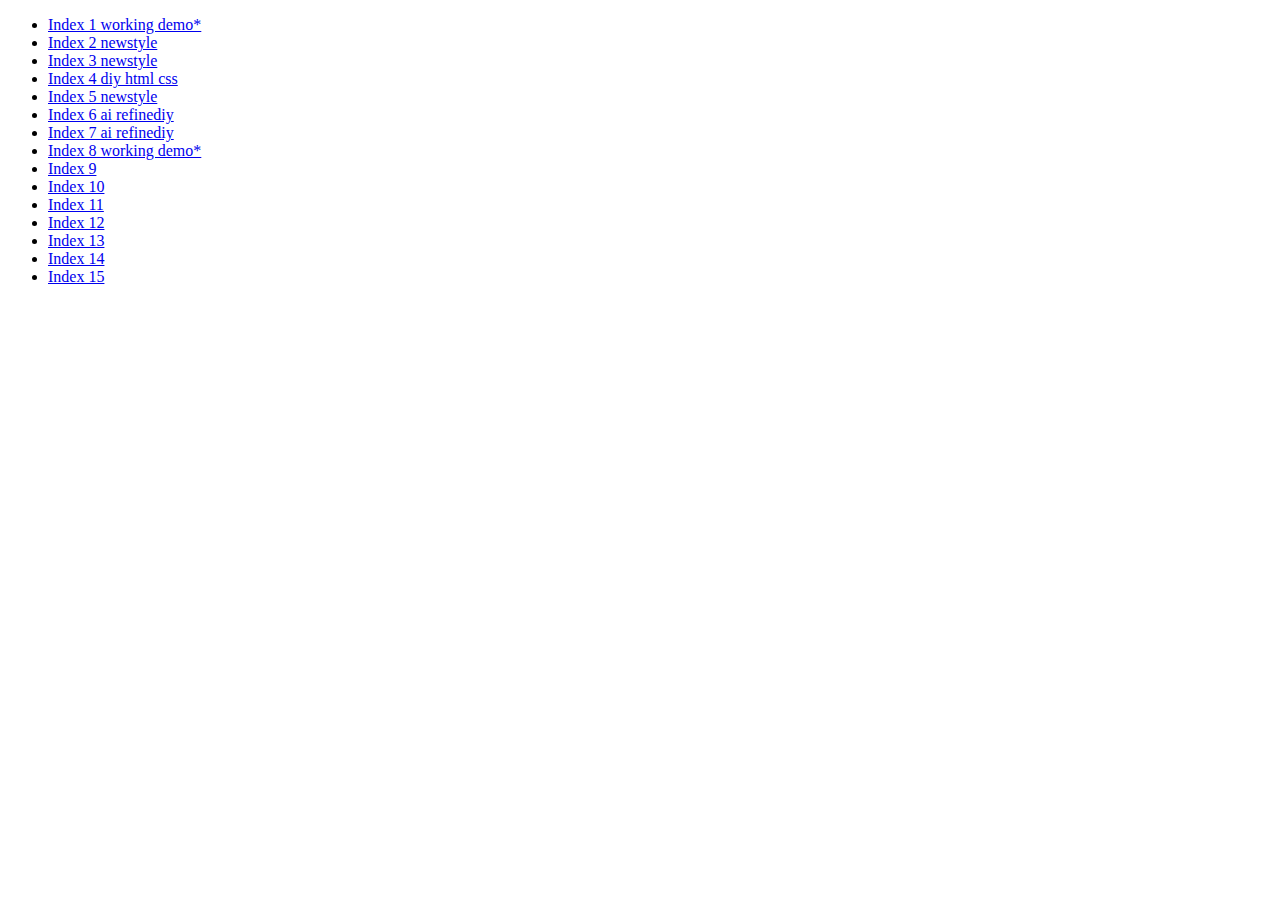
<file: index.html>
<!DOCTYPE html>
<html>
<head>
    <title>Index Launcher</title>
      <meta name="viewport" content="width=device-width, initial-scale=1.0">
</head>
<body>
  <ul>
<li><a href="index1.html">Index 1 working demo*</a></li>
<li><a href="index2.html">Index 2 newstyle</a></li>
<li><a href="index3.html">Index 3 newstyle</a></li>
<li><a href="index4.html">Index 4 diy html css</a></li>
<li><a href="index5.html">Index 5 newstyle</a></li>
<li><a href="index6.html">Index 6 ai refinediy</a></li>
<li><a href="index7.html">Index 7 ai refinediy</a></li>
<li><a href="index8.html">Index 8 working demo*</a></li>
<li><a href="index9.html">Index 9</a></li>
<li><a href="index10.html">Index 10</a></li>
<li><a href="index11.html">Index 11</a></li>
<li><a href="index12.html">Index 12</a></li>
<li><a href="index13.html">Index 13</a></li>
<li><a href="index14.html">Index 14</a></li>
<li><a href="index15.html">Index 15</a></li>

    
  </ul>
</body>
</html>
</file>
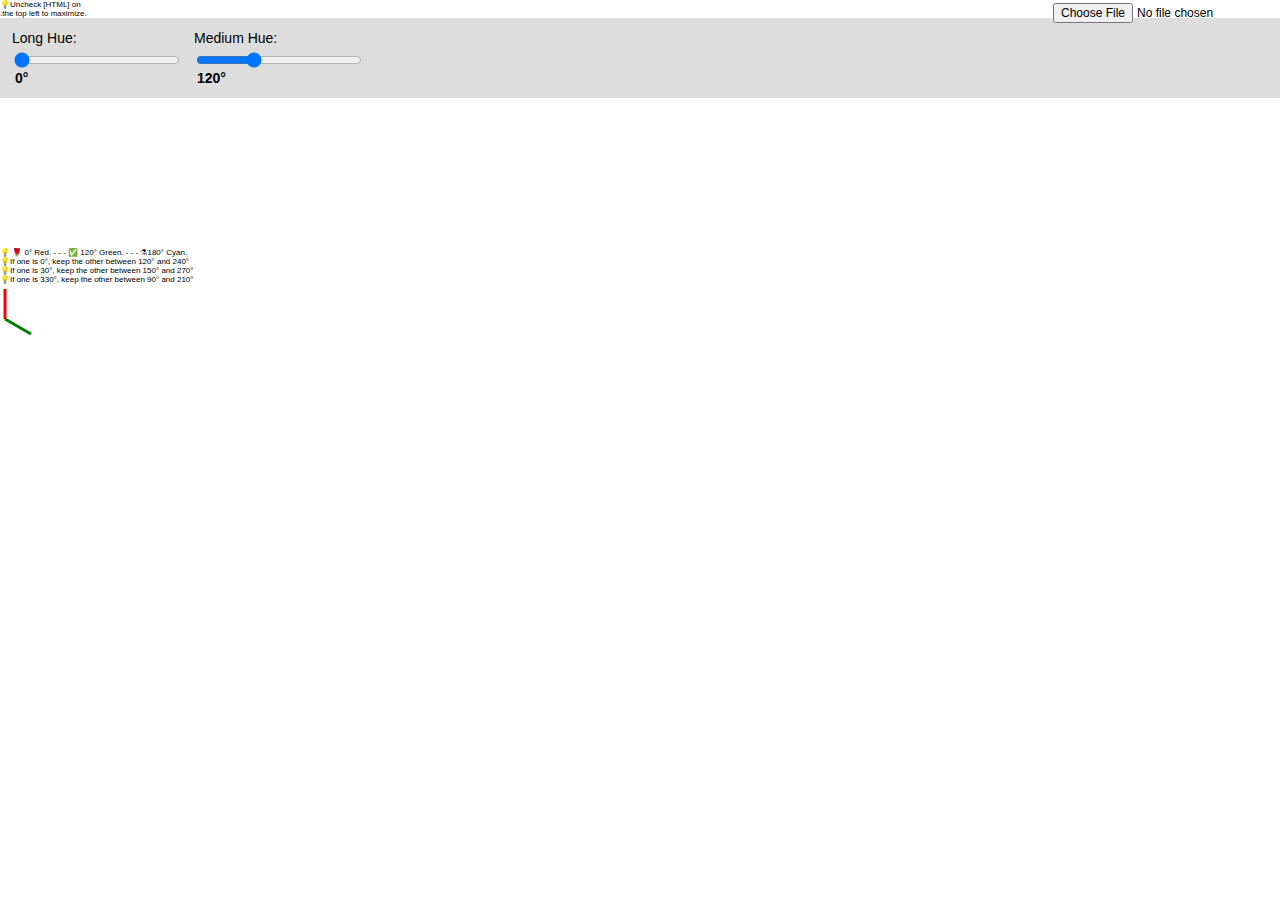
<file: index1.html>
<html>
<head>
  <meta charset="UTF-8">
  <meta name="viewport" content="width=device-width, initial-scale=1.0">
  <title>Page Title</title>
  <link rel="stylesheet" href="style1.css">
  <script defer src="script1.js"></script>
</head>

<body>


<div id="hehe">
<label>
💡Uncheck [HTML] on
 <br>.the top left to maximize.
</label>
</div>





<div style="position:relative; width:100%; height:0px; background:#ccc;">
  <canvas id="c" style="position:absolute; top:0; right:0; width:64px;"></canvas>
  <script>
    let i = new Image(); i.crossOrigin = "anonymous";
    i.src = "https://upload.wikimedia.org/wikipedia/commons/thumb/b/bb/Linear_RGB_color_wheel.png/250px-Linear_RGB_color_wheel.png"; // use your image URL
    i.onload = () => {
      let c = document.getElementById("c"), x = c.getContext("2d");
      c.width = i.width; c.height = i.height;
      x.drawImage(i, 0, 0);
      let d = x.getImageData(0, 0, c.width, c.height), p = d.data;
      for (let j = 0; j < p.length; j += 4)
        if (p[j] > 240 && p[j+1] > 240 && p[j+2] > 240) p[j+3] = 0;
      x.putImageData(d, 0, 0);
    };
  </script>
</div>






<div id="hueControls">

  <label>
    Long Hue:
    <input id="hueL" type="range" min="0" max="360" value="0">
    <span id="hueLval">0°</span>
  </label>
  <label>
    Medium Hue:
    <input id="hueM" type="range" min="0" max="360" value="120">
    <span id="hueMval">120°</span>
  </label>
</div>

<input type="file" id="imgInput" accept="image/*">

<canvas id="canvas"></canvas>

<div id="hehe">
<label>
  
💡 🌹 0° Red. - - - ✅ 120° Green. - - - ⚗180° Cyan.
<br>
💡If one is 0°, keep the other between 120° and 240°
<br>
💡If one is 30°, keep the other between 150° and 270°
<br>
💡If one is 330°, keep the other between 90° and 210°
</label>
</div>

<div>
<canvas id="stickCanvas" width="100%" height="70"></canvas>
<script>
  (function() {
    const canvas = document.getElementById("stickCanvas");

  
if (!canvas) return;
    const ctx = canvas.getContext("2d");

    const pivotX = 5;
    const pivotY = 35;
    const length = 30;

    let hueLValue = 0-90;
    let hueMValue = 120-90;

    function drawLineFromPivot(x, y, len, deg, color = "red") {
      const rad = (deg * Math.PI) / 180;
      const endX = x + Math.cos(rad) * len;
      const endY = y + Math.sin(rad) * len;

      ctx.strokeStyle = color;
      ctx.lineWidth = 3;
      ctx.beginPath();
      ctx.moveTo(x, y);
      ctx.lineTo(endX, endY);
      ctx.stroke();
    }

    drawLineFromPivot(pivotX, pivotY, length, hueLValue, "red");
    drawLineFromPivot(pivotX, pivotY, length, hueMValue, "green");
  })();
</script>
</div>
</body>
</html>
</file>
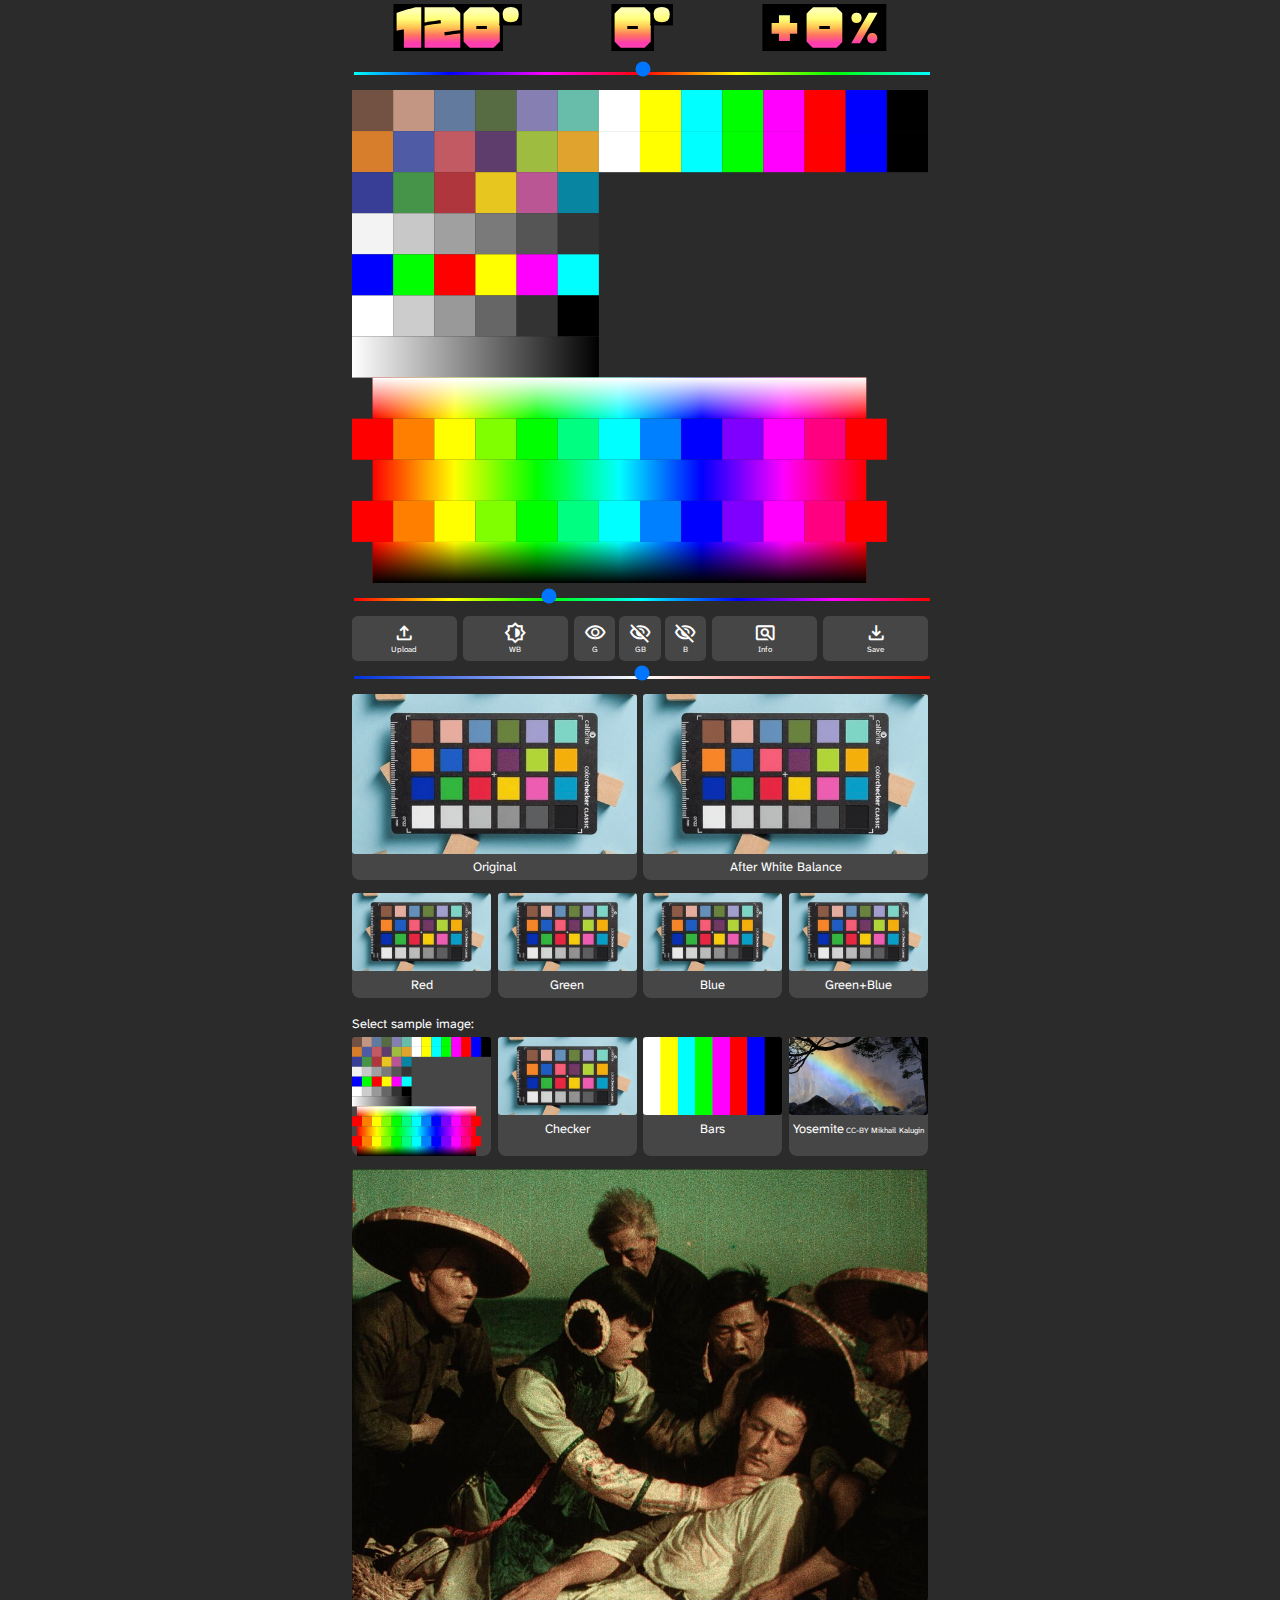
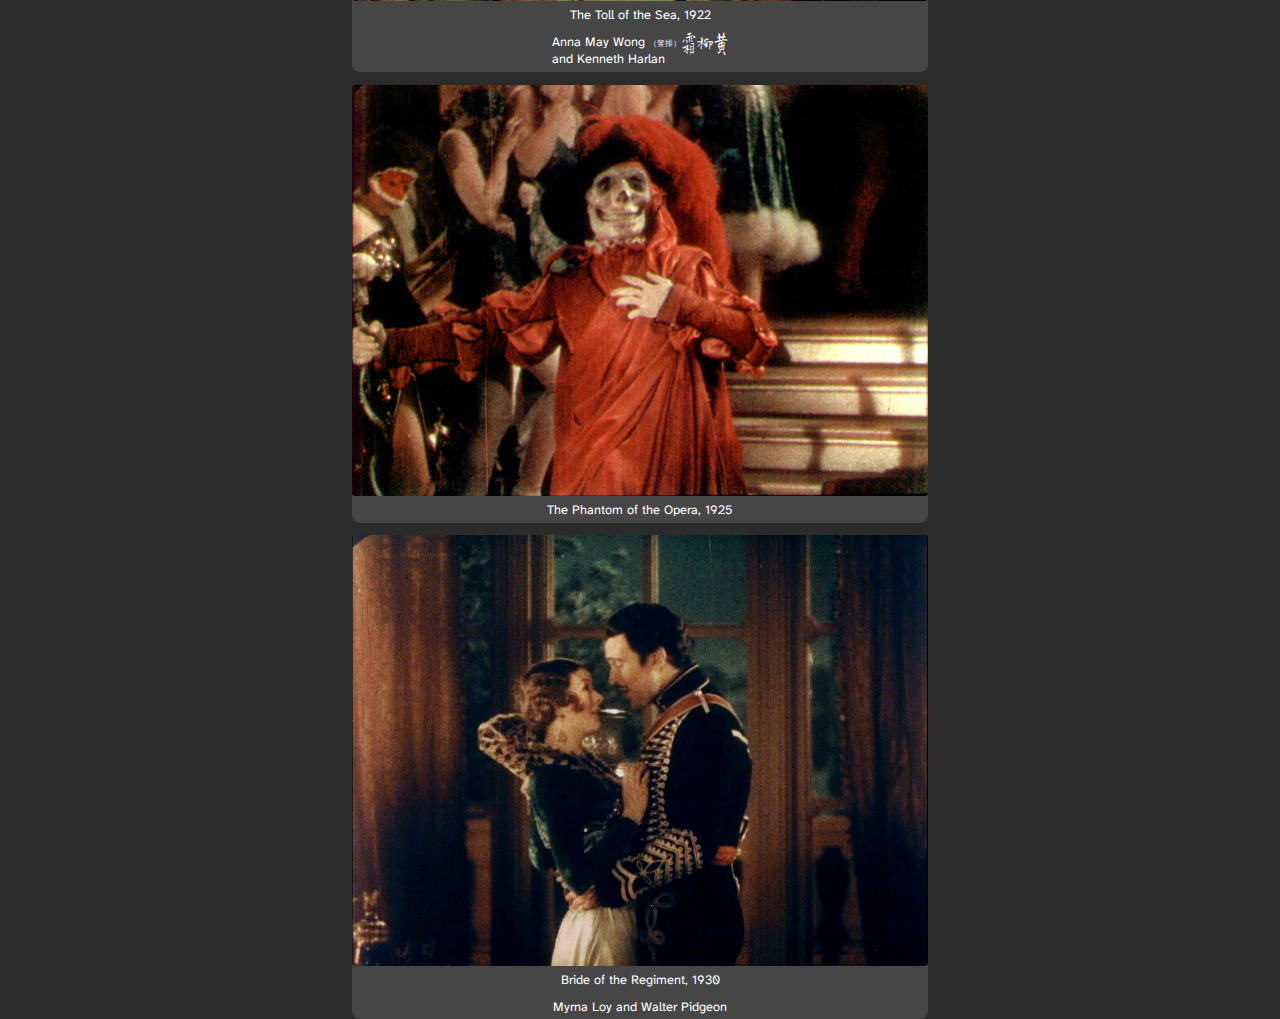
<file: index10.html>
<!DOCTYPE html>
<html>
<head>
<meta charset="UTF-8">
<meta name="robots" content="noindex">
<meta name="viewport" content="width=device-width,initial-scale=1">

<link rel="preconnect" href="https://fonts.googleapis.com"><link rel="preconnect" href="https://fonts.gstatic.com" crossorigin>
<!-- Honk -->                      <link href="https://fonts.googleapis.com/css2?family=Honk:MORF@0..35&display=swap" rel="stylesheet">
<!-- Aref Ruqaa Ink -->            <link href="https://fonts.googleapis.com/css2?family=Aref+Ruqaa+Ink:wght@400;700" rel="stylesheet">
<!-- Atkinson Hyperlegible Next --><link href="https://fonts.googleapis.com/css2?family=Atkinson+Hyperlegible+Next:ital,wght@0,200..800;1,200..800" rel="stylesheet">
<!-- Long Cang -->                 <link href="https://fonts.googleapis.com/css2?family=Long+Cang&display=swap" rel="stylesheet">
<!-- Material Symbols Outlined --> <link href="https://fonts.googleapis.com/css2?family=Material+Symbols+Outlined" rel="stylesheet">

  <!-- Launch full-screen from Home Screen -->
  <meta name="apple-mobile-web-app-capable" content="yes">
  <meta name="apple-mobile-web-app-status-bar-style" content="default">
  <!-- Home-screen icon (iOS) -->
  <link rel="apple-touch-icon" href="/F814BB62-C0FA-4434-A9AE-198313FD8CA4.png">
  <!-- Browser favicon -->
  <link rel="icon" href="/favicon.ico" sizes="any">
  <!-- (optional PNG favicon for modern browsers) -->
  <link rel="icon" type="image/png" sizes="32x32" href="/favicon-32.png">
  <link rel="icon" type="image/png" sizes="16x16" href="/favicon-16.png">
  <!-- 4. Theme-color (always black) -->
  <meta name="theme-color" content="#000000">

<title>website</title>

<style>

  html{
  -webkit-text-size-adjust: none;
  text-size-adjust: none;
  }

.pageBox, .history {
  display:flex;
  flex-direction: column;
  justify-content: flex-start;
  align-items: center;
  gap: 0.8rem; }


.splitView{
  display: flex;
  justify-content: center;
  gap: 0.4rem;
  width:100%; }

.sliderBox{
  width:100%; }
  
.buttonGroup{
  display:flex;
  justify-content: center;
  align-items: center;
  gap: 0.5rem; }
.button{flex:1;}

.photoFrame{
  flex:1;
  display:flex;
  flex-direction: column;
  justify-content: flex-start;
  align-items: center;
  background: #464646;
  border-radius: 0.5rem; 
  text-align: center; }
.photoFrame img {border-radius:0.2rem;}

body{
  background: #2b2b2b;
  font-family: "Atkinson Hyperlegible Next", sans-serif;
  font-size: 0.8rem;
  color: #fff;
  max-width: 36rem;
  margin: 0 auto;
}

p {margin: 0.3rem auto;}

body img{
  display: block;
  width: 100%; }

button {-webkit-appearance: none;
  font: inherit; /*inherit*/
  color: inherit; /*inherit*/
  cursor: pointer; /*pointer*/
  line-height: inherit; /*inherit*/
  background-color: #464646; /* Primary button color */
  padding: 0.4rem 0.6rem;
  border: none; /*none*/
  border-radius: 0.35rem; }
button:hover {
  background-color: #444; /* on hover */
  transform: translateY(0.2rem); /* Slight lift effect */}
button:active {
  background-color: #0f0; /* on click */
  transform: translateY(0); /* Button goes back to normal position */}
button:focus {
  outline: none;
  background-color: #0ff; 
  transform: translateY(0.2rem); /*  */ }

#protoanSlider::-webkit-slider-runnable-track {
  background: linear-gradient(to right, #f00, #ff0, #0f0, #0ff, #00f, #f0f, #f00); }
#longConeSlider::-webkit-slider-runnable-track {
  background: linear-gradient(to right, #0ff, #00f, #f0f, #f00, #ff0, #0f0, #0ff); }
#wbSlider::-webkit-slider-runnable-track {
  background: linear-gradient(to right, #03d, #fff, #f10); }

input[type="range"] {
  -webkit-appearance: none;
  display: block;
  width: 100%; }
input[type="range"]::-webkit-slider-runnable-track {
  background-size: 300% 100%;
  height: 0.2rem; }
input[type="range"]::-webkit-slider-thumb {
  width: 2rem;
  height: 1.5rem;
  background: #fff;
  border-radius: 10%;
  cursor: pointer;
  margin-top: -0.65rem; }
input[type="range"]:hover::-webkit-slider-thumb {
  background: rgba(255,255,255,0.5);
  box-shadow: 0 0 0.5rem #fff; }

  /* text */
.hanBig {
  transform: scaleY(1.7);
  font-family:"Long Cang", serif;
  font-size: 1rem;
  display: inline-block;
  vertical-align: middle; }
.hanHalf {
  transform: scaleY(1.0);
  font-family:"Long Cang", serif;
  font-size: 1rem;
  display: inline-block;
  vertical-align: middle; }
.tiny {
  font-size: 0.5rem;
  word-spacing: 0.01rem;
  line-height: 0.2; }
.header{
  font-size: 5rem; 
  line-height: 0.59;
  font-family:"Honk",sans-serif;}
.material-symbols-outlined {
  font-variation-settings:
    'FILL' 0,
    'wght' 400,
    'GRAD' 0,
    'opsz' 24;
    font-size: 1.4rem; }

#mainImgBox{
  width: 100%; }
/*#mainImg{width: 100; }*/

.button{
  line-height:0.5rem;
  font-size:0.5rem;}

</style>
</head>
<body>

<div class="pageBox">
  <div class="header splitView">
    <p id="protoanHueVal">120°</p>
    <p id="longConeHueVal">0°</p>
    <p id="whiteBalanceVal">+0%</p>
  </div>
  <div class="sliderBox">
    <input id="longConeSlider" type="range" min="-180" value="0" max="179">
  </div>
  <div id="mainImgBox">
    <img id="mainImg" alt="Main Image" src="mosaic.svg">
  </div>
  <div class="sliderBox">
    <input id="protoanSlider" type="range" min="0" value="120" max="359">
  </div>
  <div id="buttonBox" class="splitView">
    <button id="btnUpload" class="button"><span class="material-symbols-outlined">upload</span><br>Upload</button>
    <input type="file"
           id="fileInput"
           accept="image/*"
           style="display: none;">
    <button id="btnWB" class="button"><span class="material-symbols-outlined">brightness_6</span><br>WB</button>
    <div id="buttonGroup">
      <button id="btnG" class="button"><span class="material-symbols-outlined">visibility</span><br>G</button>
      <button id="btnGB" class="button"><span class="material-symbols-outlined">visibility_off</span><br>GB</button>
      <button id="btnB" class="button"><span class="material-symbols-outlined">visibility_off</span><br>B</button>
    </div>
    <button id="btnInfo" class="button"><span class="material-symbols-outlined">pageview</span><br>Info</button>
    <button id="btnSave" class="button"><span class="material-symbols-outlined">download</span><br>Save</button>
  </div>
  <div class="sliderBox">
    <input id="wbSlider" type="range" min="-100" value="0" max="100">
  </div>
  <div class="splitView">
    <div class="photoFrame">
      <img id="originalImg" alt="" src="268D6124-F132-439F-8435-2221421CCA87.jpeg">
      <p>Original</p>
    </div>
    <div class="photoFrame">
      <img id="afterWB" alt="" src="268D6124-F132-439F-8435-2221421CCA87.jpeg">
      <p>After White Balance</p>
    </div>
  </div>
  <div class="splitView">
    <div class="photoFrame">
      <img id="monoR" alt="" src="268D6124-F132-439F-8435-2221421CCA87.jpeg">
      <p>Red</p>
    </div>
    <div class="photoFrame">
      <img id="monoG" alt="" src="268D6124-F132-439F-8435-2221421CCA87.jpeg">
      <p>Green</p>
    </div>
    <div class="photoFrame">
      <img id="monoB" alt="" src="268D6124-F132-439F-8435-2221421CCA87.jpeg">
      <p>Blue</p>
    </div>
    <div class="photoFrame">
      <img id="monoGB" alt="" src="268D6124-F132-439F-8435-2221421CCA87.jpeg">
      <p>Green+Blue</p>
    </div>
  </div>
  <div>
    <p>Select sample image:</p>
    <div class="splitView">
      <div id="mosaicBox" class="photoFrame">
        <img id="mosaic" alt="mosaic" src="mosaic.svg">
        <!--<p></p>-->
      </div>
      <div id="colorCheckerBox" class="photoFrame">
        <img id="colorCheckerImg" alt="colorChecker" src="268D6124-F132-439F-8435-2221421CCA87.jpeg">
        <p>Checker</p>
      </div>
      <div id="colorBarsBox" class="photoFrame">
        <img id="colorBarsImg" alt="colorBars" src="11171312-50DE-405F-A04F-979B560059E9.png">
        <p>Bars</p>
      </div>
      <div id="yosemiteBox" class="photoFrame">
        <img id="yosemiteImg" alt="yosemite cc-by Mikhail Kalugin" src="966F7B0B-E7F5-4C4C-9387-A050E10DB83F.jpeg">
        <p>Yosemite<span class="tiny"> CC-BY Mikhail Kalugin</span></p>
      </div>
    </div>
  </div>
  <div class="history">
    <div class="photoFrame">
      <img id="" alt="tollSea" loading="lazy" src="technicolor_tollsea_1922.jpg">
      <p>The Toll of the Sea, 1922</p>
      <p>Anna May Wong <span class="tiny">（竖排）</span><span class="hanBig">霜</span><span class="hanHalf">柳</span><span class="hanBig">黄</span><br><span style="padding-right: 8ch">and Kenneth Harlan</span></p>
    </div>
    <div class="photoFrame">
      <img id="" alt="phantom" loading="lazy" src="technicolor_phantom_1925.jpg">
      <p>The Phantom of the Opera, 1925</p>
    </div>
    <div class="photoFrame">
      <img id="" alt="bride" loading="lazy" src="technicolor_bride_1930.jpg">
      <p>Bride of the Regiment, 1930</p>
      <p>Myrna Loy and Walter Pidgeon</p>
    </div>
  </div>
</div>

</body>
<script>

let btnInfo = false;
  document.getElementById("btnInfo").addEventListener("click", function() {
    btnInfo = !btnInfo;
    console.log(btnInfo ? "info is ON" : "info is OFF");
    if (btnInfo) {
      this.style.backgroundColor = "#d4d4d4";
      this.style.color = "#000";
      this.style.boxShadow = "0 0 0.5rem #fff";
    } else {
      this.style.backgroundColor = "#464646";
      this.style.color = "#fff";
      this.style.boxShadow = "0 0 0rem #f0f";
    }
  });


// 1. Keep track of state and grab elements
let btnWB = false;
const wbButton = document.getElementById("btnWB");
const wbSlider = document.getElementById("wbSlider");
// 2. Encapsulate all “on/off” styling in one place
function setWB(on) {
  btnWB = on;
  if (btnWB) {
    wbButton.style.backgroundColor = "#d4d4d4";
    wbButton.style.color           = "#000";
    wbButton.style.boxShadow       = "0 0 0.5rem #fff";
  } else {
    wbButton.style.backgroundColor = "#464646";
    wbButton.style.color           = "#fff";
    wbButton.style.boxShadow       = "0 0 0rem #f0f";
  }
}
// 3. Button click toggles
wbButton.addEventListener("click", () => {
  setWB(!btnWB);
  console.log(btnWB ? "Button is ON" : "Button is OFF");
});
// 4. Slider movement always turns WB “on”
wbSlider.addEventListener("input", () => {
  if (!btnWB) {
    setWB(true);
    console.log("WB Button turned ON by slider");
  }
  // └ if want “zero” to turn it off again:
  // if (wbSlider.value == 0) setWB(false);
});


// JS (at the bottom of <script> block)
const uploadBtn = document.getElementById("btnUpload");
const fileInput = document.getElementById("fileInput");
const mainImg   = document.getElementById("mainImg");
// When “Upload” is clicked, open file picker:
uploadBtn.addEventListener("click", () => {
  fileInput.click();
});
// When a file is chosen, set it as the main image:
fileInput.addEventListener("change", e => {
  const file = e.target.files[0];
  if (!file) return;
  mainImg.src = URL.createObjectURL(file);
});



// ramdom box shadows:
function getRandomColor() {return '#' + Math.floor(Math.random() * 16777215).toString(16);}
function applyRandomBoxShadows() {const allElements = document.querySelectorAll('*');allElements.forEach(el => {const color = getRandomColor();el.style.boxShadow = `0 0 0 1px ${color}`;});}
// applyRandomBoxShadows(); // Apply on page load

</script>
</html>
</file>
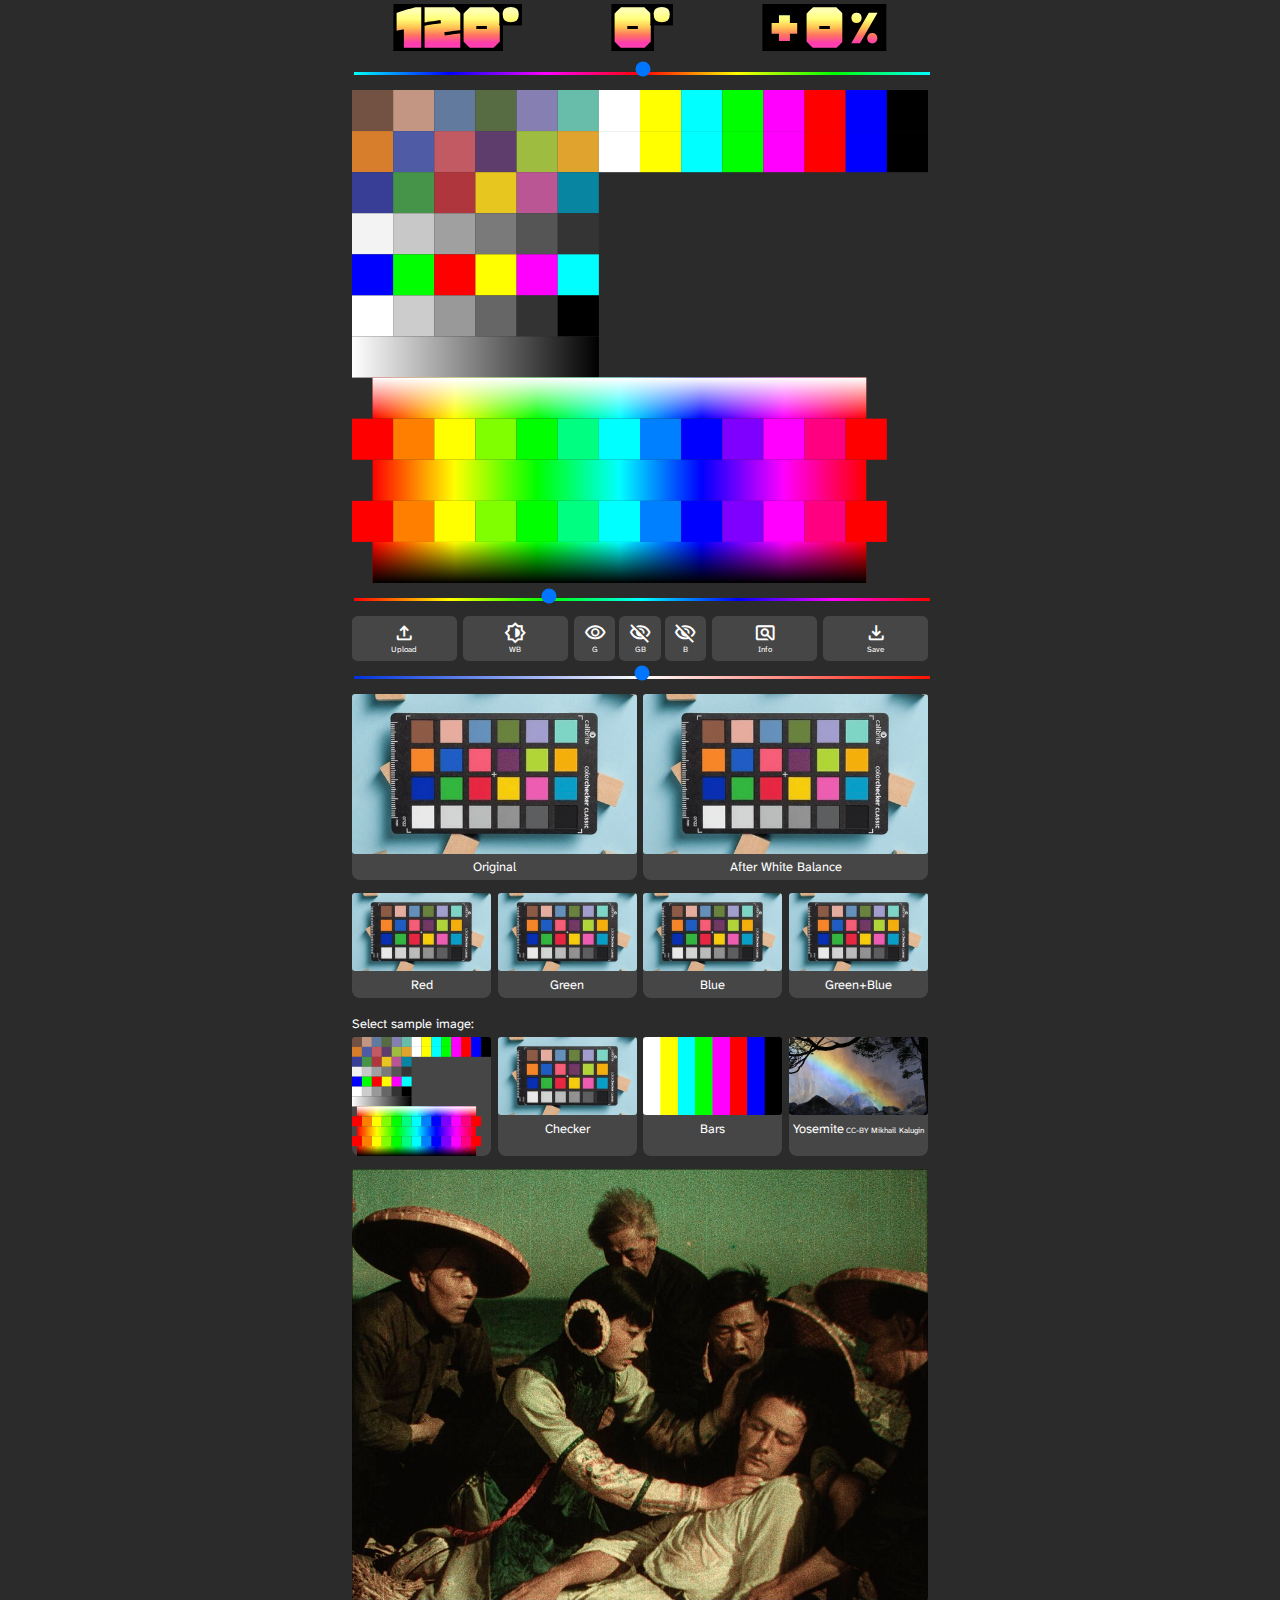
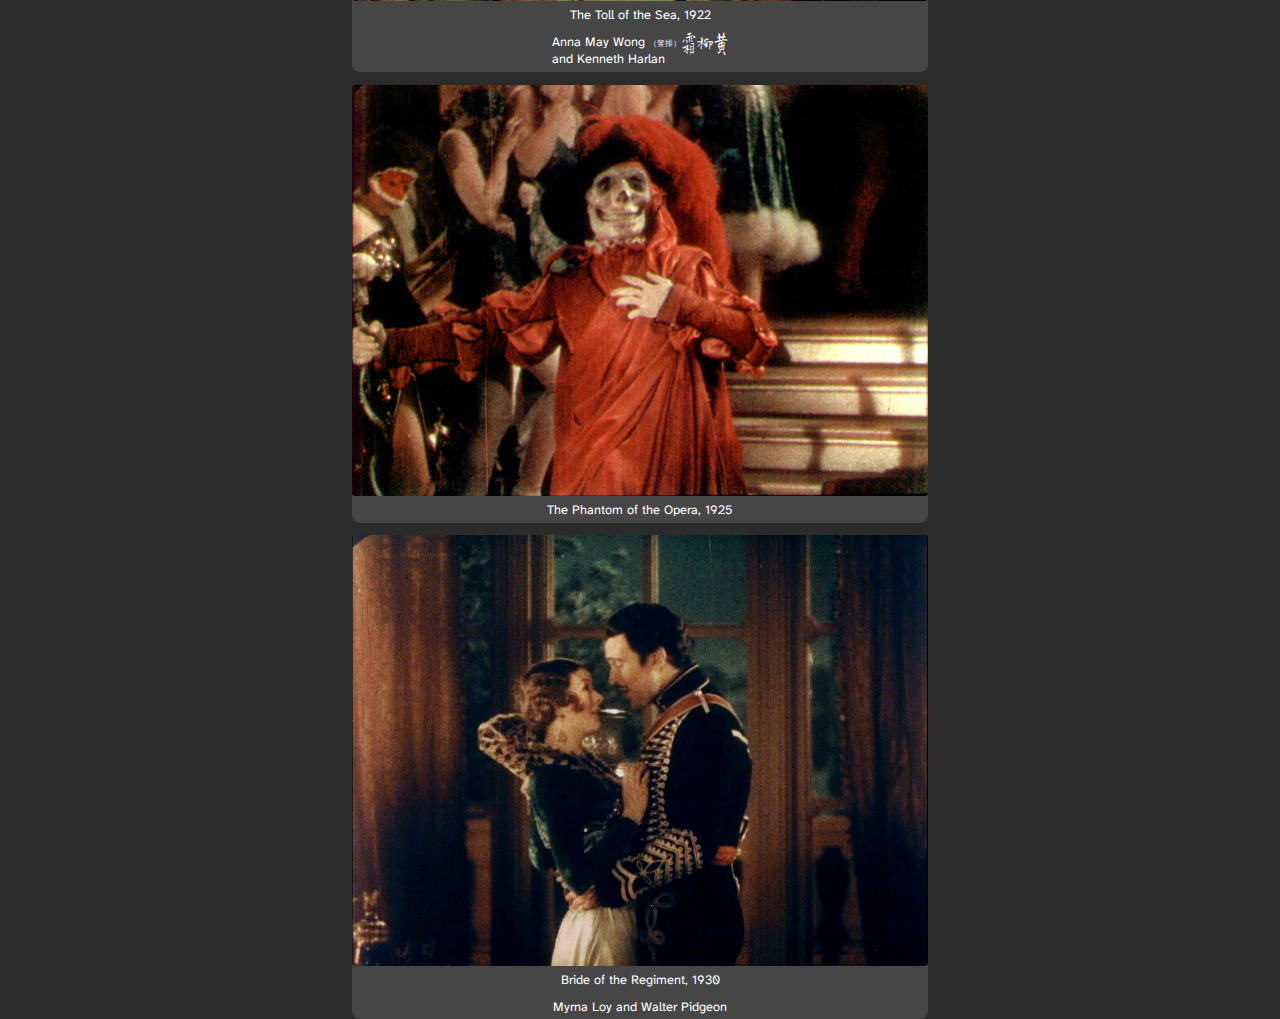
<file: index11.html>
<!DOCTYPE html>
<html>
<head>
<meta charset="UTF-8">
<meta name="robots" content="noindex">
<meta name="viewport" content="width=device-width,initial-scale=1">

<link rel="preconnect" href="https://fonts.googleapis.com"><link rel="preconnect" href="https://fonts.gstatic.com" crossorigin>
<!-- Honk -->                      <link href="https://fonts.googleapis.com/css2?family=Honk:MORF@0..35&display=swap" rel="stylesheet">
<!-- Aref Ruqaa Ink -->            <link href="https://fonts.googleapis.com/css2?family=Aref+Ruqaa+Ink:wght@400;700" rel="stylesheet">
<!-- Atkinson Hyperlegible Next --><link href="https://fonts.googleapis.com/css2?family=Atkinson+Hyperlegible+Next:ital,wght@0,200..800;1,200..800" rel="stylesheet">
<!-- Long Cang -->                 <link href="https://fonts.googleapis.com/css2?family=Long+Cang&display=swap" rel="stylesheet">
<!-- Material Symbols Outlined --> <link href="https://fonts.googleapis.com/css2?family=Material+Symbols+Outlined" rel="stylesheet">

<!-- Launch full-screen from Home Screen -->
<meta name="apple-mobile-web-app-capable" content="yes">
<meta name="apple-mobile-web-app-status-bar-style" content="default">
<!-- Home-screen icon (iOS) -->
<link rel="apple-touch-icon" href="/F814BB62-C0FA-4434-A9AE-198313FD8CA4.png">
<!-- Browser favicon -->
<link rel="icon" href="/favicon.ico" sizes="any">
<!-- (optional PNG favicon for modern browsers) -->
<link rel="icon" type="image/png" sizes="32x32" href="/favicon-32.png">
<link rel="icon" type="image/png" sizes="16x16" href="/favicon-16.png">
<!-- 4. Theme-color (always black) -->
<meta name="theme-color" content="#000000">

<title>website</title>

<style>

/* === VARIABLES & GLOBALS === */
html {
  -webkit-text-size-adjust: none;
  text-size-adjust: none;
}

body {
  background: #2b2b2b;
  font-family: "Atkinson Hyperlegible Next", sans-serif;
  font-size: 0.8rem;
  color: #fff;
  max-width: 36rem;
  margin: 0 auto;
}

body img {
  display: block;
  width: 100%;
}

/* === RESET / BASE === */
p {
  margin: 0.3rem auto;
}

button {
  -webkit-appearance: none;
  font: inherit;
  color: inherit;
  cursor: pointer;
  line-height: inherit;
  background-color: #464646;
  padding: 0.4rem 0.6rem;
  border: none;
  border-radius: 0.35rem;
}

button:hover {
  background-color: #444;
  transform: translateY(0.2rem);
}

button:active {
  background-color: #0f0;
  transform: translateY(0);
}

button:focus {
  outline: none;
  background-color: #0ff;
  transform: translateY(0.2rem);
}

/* === LAYOUT === */
.pageBox, .history {
  display: flex;
  flex-direction: column;
  justify-content: flex-start;
  align-items: center;
  gap: 0.8rem;
}

.splitView {
  display: flex;
  justify-content: center;
  gap: 0.4rem;
  width: 100%;
}

.sliderBox {
  width: 100%;
}

/* === COMPONENTS === */
.buttonGroup {
  display: flex;
  justify-content: center;
  align-items: center;
  gap: 0.5rem;
}

.button {
  flex: 1;
  line-height: 0.5rem;
  font-size: 0.5rem;
}

.photoFrame {
  flex: 1;
  display: flex;
  flex-direction: column;
  justify-content: flex-start;
  align-items: center;
  background: #464646;
  border-radius: 0.5rem;
  text-align: center;
}

.photoFrame img {
  border-radius: 0.2rem;
}

/* === TYPOGRAPHY === */
.hanBig {
  transform: scaleY(1.7);
  font-family: "Long Cang", serif;
  font-size: 1rem;
  display: inline-block;
  vertical-align: middle;
}

.hanHalf {
  transform: scaleY(1.0);
  font-family: "Long Cang", serif;
  font-size: 1rem;
  display: inline-block;
  vertical-align: middle;
}

.tiny {
  font-size: 0.5rem;
  word-spacing: 0.01rem;
  line-height: 0.2;
}

.header {
  font-size: 5rem;
  line-height: 0.59;
  font-family: "Honk", sans-serif;
}

.material-symbols-outlined {
  font-variation-settings:
    'FILL' 0,
    'wght' 400,
    'GRAD' 0,
    'opsz' 24;
  font-size: 1.4rem;
}

/* === FORM CONTROLS === */
input[type="range"] {
  -webkit-appearance: none;
  display: block;
  width: 100%;
}

input[type="range"]::-webkit-slider-runnable-track {
  background-size: 300% 100%;
  height: 0.2rem;
}

input[type="range"]::-webkit-slider-thumb {
  width: 2rem;
  height: 1.5rem;
  background: #fff;
  border-radius: 10%;
  cursor: pointer;
  margin-top: -0.65rem;
}

input[type="range"]:hover::-webkit-slider-thumb {
  background: rgba(255,255,255,0.5);
  box-shadow: 0 0 0.5rem #fff;
}

/* === VENDOR OVERRIDES === */
#protoanSlider::-webkit-slider-runnable-track {
  background: linear-gradient(to right, #f00, #ff0, #0f0, #0ff, #00f, #f0f, #f00);
}

#longConeSlider::-webkit-slider-runnable-track {
  background: linear-gradient(to right, #0ff, #00f, #f0f, #f00, #ff0, #0f0, #0ff);
}

#wbSlider::-webkit-slider-runnable-track {
  background: linear-gradient(to right, #03d, #fff, #f10);
}

/* === ID RULES / ONE-OFFS === */
#mainImgBox {
  width: 100%;
}

/*#mainImg { width: 100; }*/  /* left intentionally commented out */

</style>
</head>
<body>

<div class="pageBox">
  <div class="header splitView">
    <p id="protoanHueVal">120°</p>
    <p id="longConeHueVal">0°</p>
    <p id="whiteBalanceVal">+0%</p>
  </div>
  <div class="sliderBox">
    <input id="longConeSlider" type="range" min="-180" value="0" max="179">
  </div>
  <div id="mainImgBox">
    <img id="mainImg" alt="Main Image" src="mosaic.svg">
  </div>
  <div class="sliderBox">
    <input id="protoanSlider" type="range" min="0" value="120" max="359">
  </div>
  <div id="buttonBox" class="splitView">
    <button id="btnUpload" class="button"><span class="material-symbols-outlined">upload</span><br>Upload</button>
    <input type="file"
           id="fileInput"
           accept="image/*"
           style="display: none;">
    <button id="btnWB" class="button"><span class="material-symbols-outlined">brightness_6</span><br>WB</button>
    <div id="buttonGroup">
      <button id="btnG" class="button"><span class="material-symbols-outlined">visibility</span><br>G</button>
      <button id="btnGB" class="button"><span class="material-symbols-outlined">visibility_off</span><br>GB</button>
      <button id="btnB" class="button"><span class="material-symbols-outlined">visibility_off</span><br>B</button>
    </div>
    <button id="btnInfo" class="button"><span class="material-symbols-outlined">pageview</span><br>Info</button>
    <button id="btnSave" class="button"><span class="material-symbols-outlined">download</span><br>Save</button>
  </div>
  <div class="sliderBox">
    <input id="wbSlider" type="range" min="-100" value="0" max="100">
  </div>
  <div class="splitView">
    <div class="photoFrame">
      <img id="originalImg" alt="" src="268D6124-F132-439F-8435-2221421CCA87.jpeg">
      <p>Original</p>
    </div>
    <div class="photoFrame">
      <img id="afterWB" alt="" src="268D6124-F132-439F-8435-2221421CCA87.jpeg">
      <p>After White Balance</p>
    </div>
  </div>
  <div class="splitView">
    <div class="photoFrame">
      <img id="monoR" alt="" src="268D6124-F132-439F-8435-2221421CCA87.jpeg">
      <p>Red</p>
    </div>
    <div class="photoFrame">
      <img id="monoG" alt="" src="268D6124-F132-439F-8435-2221421CCA87.jpeg">
      <p>Green</p>
    </div>
    <div class="photoFrame">
      <img id="monoB" alt="" src="268D6124-F132-439F-8435-2221421CCA87.jpeg">
      <p>Blue</p>
    </div>
    <div class="photoFrame">
      <img id="monoGB" alt="" src="268D6124-F132-439F-8435-2221421CCA87.jpeg">
      <p>Green+Blue</p>
    </div>
  </div>
  <div>
    <p>Select sample image:</p>
    <div class="splitView">
      <div id="mosaicBox" class="photoFrame">
        <img id="mosaic" alt="mosaic" src="mosaic.svg">
        <!--<p></p>-->
      </div>
      <div id="colorCheckerBox" class="photoFrame">
        <img id="colorCheckerImg" alt="colorChecker" src="268D6124-F132-439F-8435-2221421CCA87.jpeg">
        <p>Checker</p>
      </div>
      <div id="colorBarsBox" class="photoFrame">
        <img id="colorBarsImg" alt="colorBars" src="11171312-50DE-405F-A04F-979B560059E9.png">
        <p>Bars</p>
      </div>
      <div id="yosemiteBox" class="photoFrame">
        <img id="yosemiteImg" alt="yosemite cc-by Mikhail Kalugin" src="966F7B0B-E7F5-4C4C-9387-A050E10DB83F.jpeg">
        <p>Yosemite<span class="tiny"> CC-BY Mikhail Kalugin</span></p>
      </div>
    </div>
  </div>
  <div class="history">
    <div class="photoFrame">
      <img id="" alt="tollSea" loading="lazy" src="technicolor_tollsea_1922.jpg">
      <p>The Toll of the Sea, 1922</p>
      <p>Anna May Wong <span class="tiny">（竖排）</span><span class="hanBig">霜</span><span class="hanHalf">柳</span><span class="hanBig">黄</span><br><span style="padding-right: 8ch">and Kenneth Harlan</span></p>
    </div>
    <div class="photoFrame">
      <img id="" alt="phantom" loading="lazy" src="technicolor_phantom_1925.jpg">
      <p>The Phantom of the Opera, 1925</p>
    </div>
    <div class="photoFrame">
      <img id="" alt="bride" loading="lazy" src="technicolor_bride_1930.jpg">
      <p>Bride of the Regiment, 1930</p>
      <p>Myrna Loy and Walter Pidgeon</p>
    </div>
  </div>
</div>

</body>
<script>

let btnInfo = false;
  document.getElementById("btnInfo").addEventListener("click", function() {
    btnInfo = !btnInfo;
    console.log(btnInfo ? "info is ON" : "info is OFF");
    if (btnInfo) {
      this.style.backgroundColor = "#d4d4d4";
      this.style.color = "#000";
      this.style.boxShadow = "0 0 0.5rem #fff";
    } else {
      this.style.backgroundColor = "#464646";
      this.style.color = "#fff";
      this.style.boxShadow = "0 0 0rem #f0f";
    }
  });


// 1. Keep track of state and grab elements
let btnWB = false;
const wbButton = document.getElementById("btnWB");
const wbSlider = document.getElementById("wbSlider");
// 2. Encapsulate all “on/off” styling in one place
function setWB(on) {
  btnWB = on;
  if (btnWB) {
    wbButton.style.backgroundColor = "#d4d4d4";
    wbButton.style.color           = "#000";
    wbButton.style.boxShadow       = "0 0 0.5rem #fff";
  } else {
    wbButton.style.backgroundColor = "#464646";
    wbButton.style.color           = "#fff";
    wbButton.style.boxShadow       = "0 0 0rem #f0f";
  }
}
// 3. Button click toggles
wbButton.addEventListener("click", () => {
  setWB(!btnWB);
  console.log(btnWB ? "Button is ON" : "Button is OFF");
});
// 4. Slider movement always turns WB “on”
wbSlider.addEventListener("input", () => {
  if (!btnWB) {
    setWB(true);
    console.log("WB Button turned ON by slider");
  }
  // └ if want “zero” to turn it off again:
  // if (wbSlider.value == 0) setWB(false);
});


// JS (at the bottom of <script> block)
const uploadBtn = document.getElementById("btnUpload");
const fileInput = document.getElementById("fileInput");
const mainImg   = document.getElementById("mainImg");
// When “Upload” is clicked, open file picker:
uploadBtn.addEventListener("click", () => {
  fileInput.click();
});
// When a file is chosen, set it as the main image:
fileInput.addEventListener("change", e => {
  const file = e.target.files[0];
  if (!file) return;
  mainImg.src = URL.createObjectURL(file);
});



// ramdom box shadows:
function getRandomColor() {return '#' + Math.floor(Math.random() * 16777215).toString(16);}
function applyRandomBoxShadows() {const allElements = document.querySelectorAll('*');allElements.forEach(el => {const color = getRandomColor();el.style.boxShadow = `0 0 0 1px ${color}`;});}
// applyRandomBoxShadows(); // Apply on page load

</script>
</html>
</file>
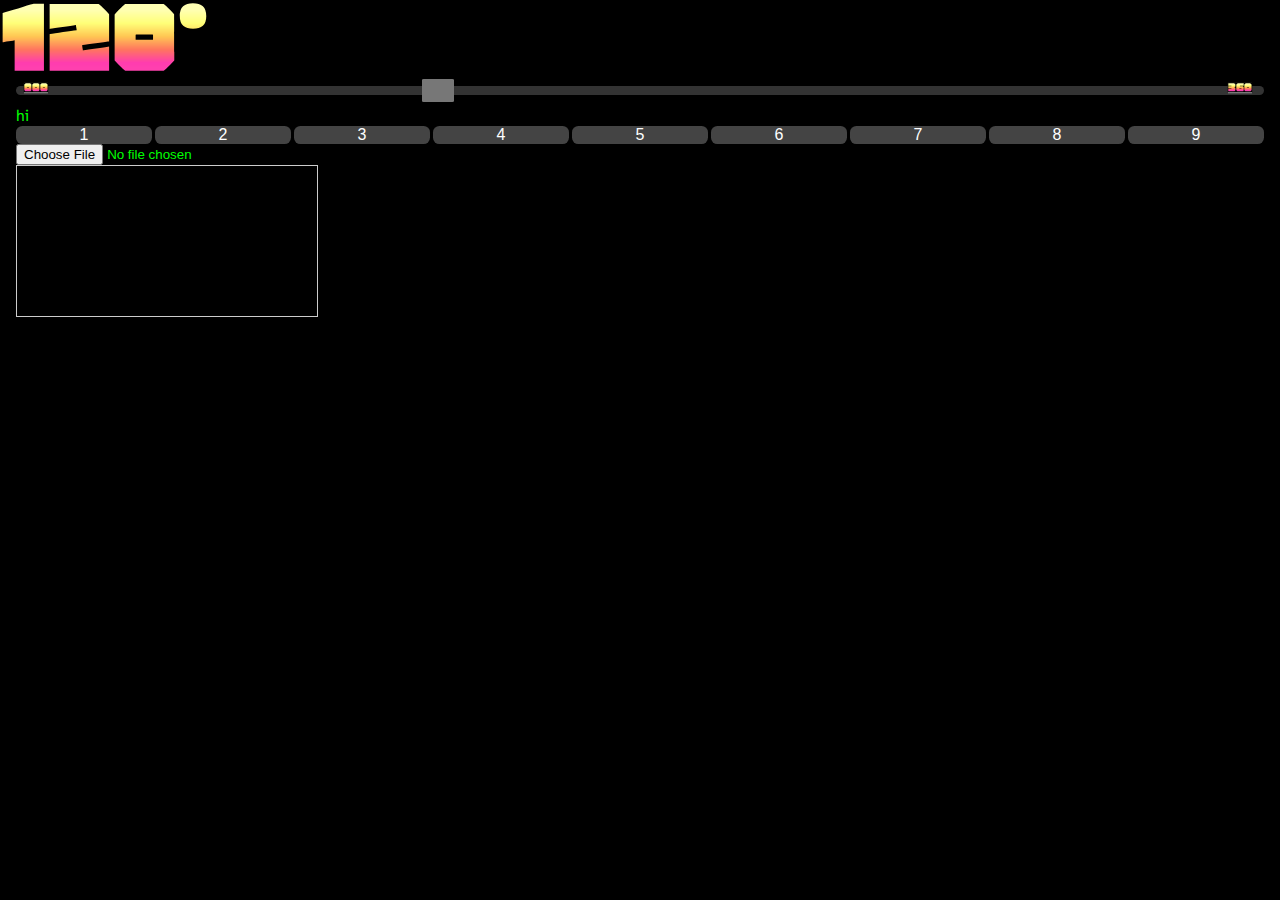
<file: index3.html>
<html><head>
  <link rel="stylesheet" href="style3.css">
  <!--Fonts--><link rel="preconnect" href="https://fonts.googleapis.com"><link rel="preconnect" href="https://fonts.gstatic.com" crossorigin><link href="https://fonts.googleapis.com/css2?family=Aref+Ruqaa+Ink:wght@400;700&family=Atkinson+Hyperlegible+Next:ital,wght@0,200..800;1,200..800&family=Honk&display=swap" rel="stylesheet">
  <meta name="viewport" content="width=device-width, initial-scale=1.0">
</head><body>
 
  <div class="honk-top">
   <p><span id="sliderValue">120</span>°</p>
   </div>
  
  <div class="fat">
   
   
   
   <div class="slider-container">
    <input type="range" min="0" max="359" value="120" class="slider" id="mySlider">
    <p id="" class="slider-text">000</p> 
    <p class="slider-text slider-text-right">360</p> 
    </div>
   
   <p>hi</p>
   <div class="button-row">
  <button id="btn1">1</button>
  <button id="btn2">2</button>
  <button id="btn3">3</button>
  <button id="btn4">4</button>
  <button id="btn5">5</button>
  <button id="btn6">6</button>
  <button id="btn7">7</button>
  <button id="btn8">8</button>
  <button id="btn9">9</button>
</div>

   
   
   <input type="file" id="uploader" accept="image/*">
   <canvas id="canvas"></canvas>

  



</div><script defer src="script3.js"></script></body></html>
</file>
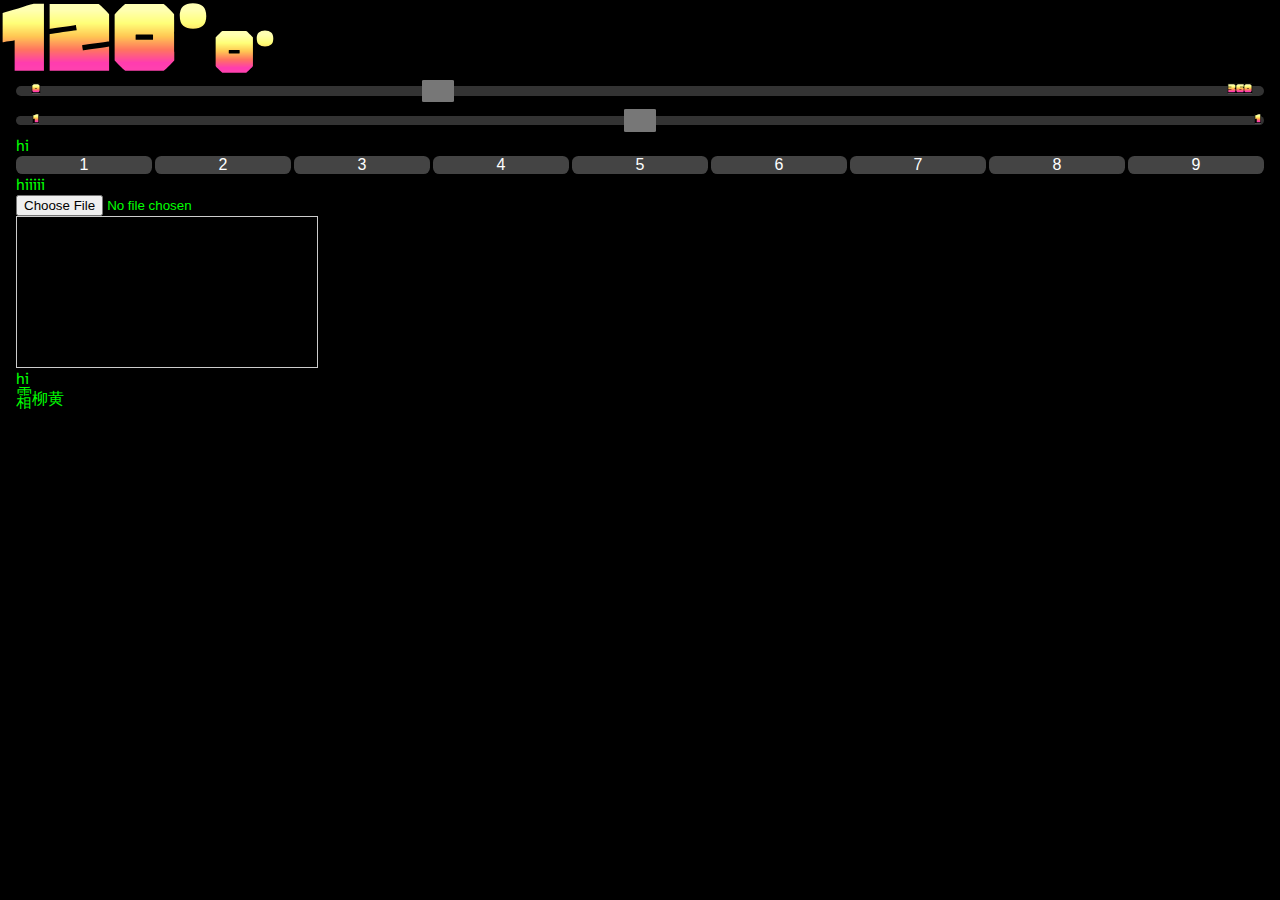
<file: index5.html>
<html><head>
  <link rel="stylesheet" href="style3.css">
  <!--Fonts--><link rel="preconnect" href="https://fonts.googleapis.com"><link rel="preconnect" href="https://fonts.gstatic.com" crossorigin><link href="https://fonts.googleapis.com/css2?family=Aref+Ruqaa+Ink:wght@400;700&family=Atkinson+Hyperlegible+Next:ital,wght@0,200..800;1,200..800&family=Honk&display=swap" rel="stylesheet">
  <meta name="viewport" content="width=device-width, initial-scale=1.0">
</head><body>

  <div class="honk-top">
   <span id="xLabel" class="corner-label top-left"></span>
  <span id="yLabel" class="corner-label top-right"></span>
 <!--  <p><span id="sliderValue">120</span>°</p>-->
   </div>
  
  <div class="fat">


   <div class="slider-container">
    <input type="range" min="0" max="359" value="120" class="slider pulse-once" id="mySlider">
    <p id="" class="slider-text">0</p> 
    <p class="slider-text slider-text-right">360</p> 
    </div>
   <div class="slider-container">
    <input type="range" min="0" max="100" value="50" class="slider pulse-once" id="mySlider2">
    <p id="" class="slider-text">1</p> 
    <p class="slider-text slider-text-right">1</p> 
    </div>
    
<p>hi</p>
   <div class="button-row">
  <button id="btn1">1</button>
  <button id="btn2">2</button>
  <button id="btn3">3</button>
  <button id="btn4">4</button>
  <button id="btn5">5</button>
  <button id="btn6">6</button>
  <button id="btn7">7</button>
  <button id="btn8">8</button>
  <button id="btn9">9</button>
</div>

     <p class="pulse-once">hiiiii</p>
   
   <input type="file" id="uploader" accept="image/*">
   <canvas id="canvas"></canvas>


<p>hi</p>

   

   <p style="white-space:nowrap;line-height:1.3">
<span style="display:inline-block;transform:scaleY(1.5);transform-origin:middle">
  霜
</span><span style="display:inline-block;transform:scaleY(1);transform-origin:middle">
  柳黄
</span></p>
   
   <script>
    const slider   = document.getElementById('mySlider');
    const xLabel   = document.getElementById('xLabel');
    const yLabel   = document.getElementById('yLabel');
    
    let xValue = 120, yValue = 180, controllingY = false;   function updateLabels() {
     // text
     xLabel.textContent = '' + xValue + '°';
     yLabel.textContent = '' + (yValue-180) + '°';
     // hue -> color (hsl approximates hsv hue)
     xLabel.style.color = `hsl(${xValue},100%,50%)`;
     yLabel.style.color = `hsl(${(yValue-180)},100%,30%)`;
     if (controllingY) {
     yLabel.style.fontSize = '8rem';
     xLabel.style.fontSize = '5rem';
     xLabel.style.color = `hsl(${xValue},100%,20%)`;
     yLabel.style.color = `hsl(${(yValue-180)},100%,50%)`;
     } else {
     xLabel.style.fontSize = '8rem';
     yLabel.style.fontSize = '5rem';
     xLabel.style.color = `hsl(${xValue},100%,50%)`;
     yLabel.style.color = `hsl(${(yValue-180)},100%,20%)`;
     }
    }
    
slider.addEventListener('input', () => {
      if (controllingY) yValue = +slider.value;
      else              xValue = +slider.value;
      updateLabels();
    });

    xLabel.addEventListener('click', () => {
      controllingY = false;
      slider.value = xValue;
      updateLabels();
    });
    yLabel.addEventListener('click', () => {
      controllingY = true;
      slider.value = yValue;
      updateLabels();
    });

    // init
    updateLabels();
  </script>

   
  
   
   
   
   


</div><script defer src="script3.js"></script></body></html>
</file>
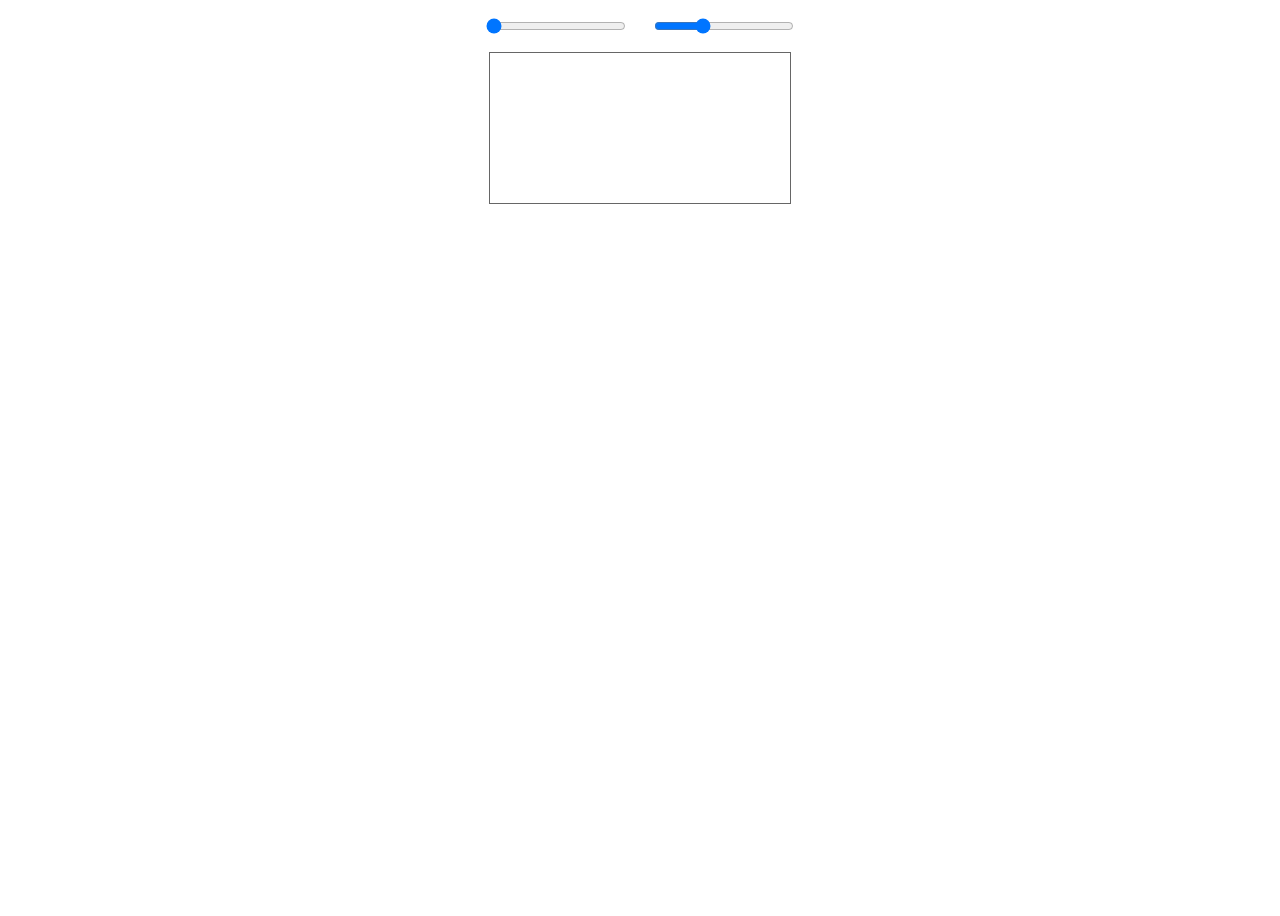
<file: index8.html>
<!DOCTYPE html>
<html lang="en">
<head>
  <meta charset="UTF-8">
  <meta name="viewport" content="width=device-width,initial-scale=1">
  <title>Three-Tone Hue Filter</title>
  <style>
    /* Page background set in CSS */
    body {
      margin: 0;
      height: 100vh;
      background: 
        url("https://upload.wikimedia.org/wikipedia/commons/thumb/b/bb/Linear_RGB_color_wheel.png/250px-Linear_RGB_color_wheel.png") 
        center/cover no-repeat;
      display: flex;
      flex-direction: column;
      align-items: center;
      padding-top: 1rem;
      font-family: sans-serif;
    }
    /* Centered sliders */
    #hueControls {
      display: flex;
      gap: 1.5rem;
      margin-bottom: 1rem;
    }
    #hueControls input { width: 140px; }
    /* Canvas */
    canvas {
      border: 1px solid #666;
      max-width: 90vw;
      height: auto;
    }
  </style>
</head>
<body>

  <div id="hueControls">
    <input id="hueL" type="range" min="0" max="360" value="0">
    <input id="hueM" type="range" min="0" max="360" value="120">
  </div>

  <canvas id="canvas"></canvas>

  <script>
  (function() {
    const hueL = document.getElementById('hueL');
    const hueM = document.getElementById('hueM');
    const canvas = document.getElementById('canvas');
    const ctx = canvas.getContext('2d');

    // Sample image URL
    const imgURL = "https://upload.wikimedia.org/wikipedia/commons/thumb/b/bb/Linear_RGB_color_wheel.png/250px-Linear_RGB_color_wheel.png";
    const img = new Image();
    img.crossOrigin = 'anonymous';
    img.src = imgURL;

    // HSV→RGB + normalize (unchanged)
    function hsv2rgb(h,s,v){ 
      h=((h%360)+360)%360;
      const c=v*s, hp=h/60, x=c*(1-Math.abs((hp%2)-1));
      let [r1,g1,b1]=[0,0,0];
      if(hp<1) [r1,g1,b1]=[c,x,0];
      else if(hp<2)[r1,g1,b1]=[x,c,0];
      else if(hp<3)[r1,g1,b1]=[0,c,x];
      else if(hp<4)[r1,g1,b1]=[0,x,c];
      else if(hp<5)[r1,g1,b1]=[x,0,c];
      else [r1,g1,b1]=[c,0,x];
      const m=v-c;
      return {r:(r1+m)*255, g:(g1+m)*255, b:(b1+m)*255};
    }
    function normalize255(o){
      const sum=o.r+o.g+o.b;
      if(!sum) return {r:0,g:0,b:0};
      const f=255/sum;
      return {r:o.r*f, g:o.g*f, b:o.b*f};
    }

    // compute oL, oM, oS
    function computeOverlays(){
      const hL=+hueL.value, hM=+hueM.value;
      const oL=normalize255(hsv2rgb(hL,1,1));
      const oM=normalize255(hsv2rgb(hM,1,1));
      const rawS={r:255-oL.r-oM.r, g:255-oL.g-oM.g, b:255-oL.b-oM.b};
      const oS=normalize255(rawS);
      return {oL,oM,oS};
    }

    // once image loads, size canvas and draw
    img.onload = () => {
      canvas.width  = img.width;
      canvas.height = img.height;
      render();
      hueL.addEventListener('input', render);
      hueM.addEventListener('input', render);
    };

    function render(){
      // draw base
      ctx.clearRect(0,0,canvas.width,canvas.height);
      ctx.drawImage(img,0,0);

      // get and modify the very same ImageData
      const imgData = ctx.getImageData(0,0,canvas.width,canvas.height);
      const d = imgData.data;
      const {oL,oM,oS} = computeOverlays();

      for(let i=0; i<d.length; i+=4){
        const L=d[i], M=d[i+1], S=(L+M)/2;
        const tint=(v,o)=>({r:o.r*(v/255),g:o.g*(v/255),b:o.b*(v/255)});
        const tL=tint(L,oL), tM=tint(M,oM), tS=tint(S,oS);
        let r=tL.r+tM.r+tS.r, g=tL.g+tM.g+tS.g, b=tL.b+tM.b+tS.b;
        d[i]   = r>255?255:r;
        d[i+1] = g>255?255:g;
        d[i+2] = b>255?255:b;
        // leave alpha = 255
      }

      // put **the same** ImageData back
      ctx.putImageData(imgData, 0, 0);
    }
  })();
  </script>

</body>
</html>
</file>
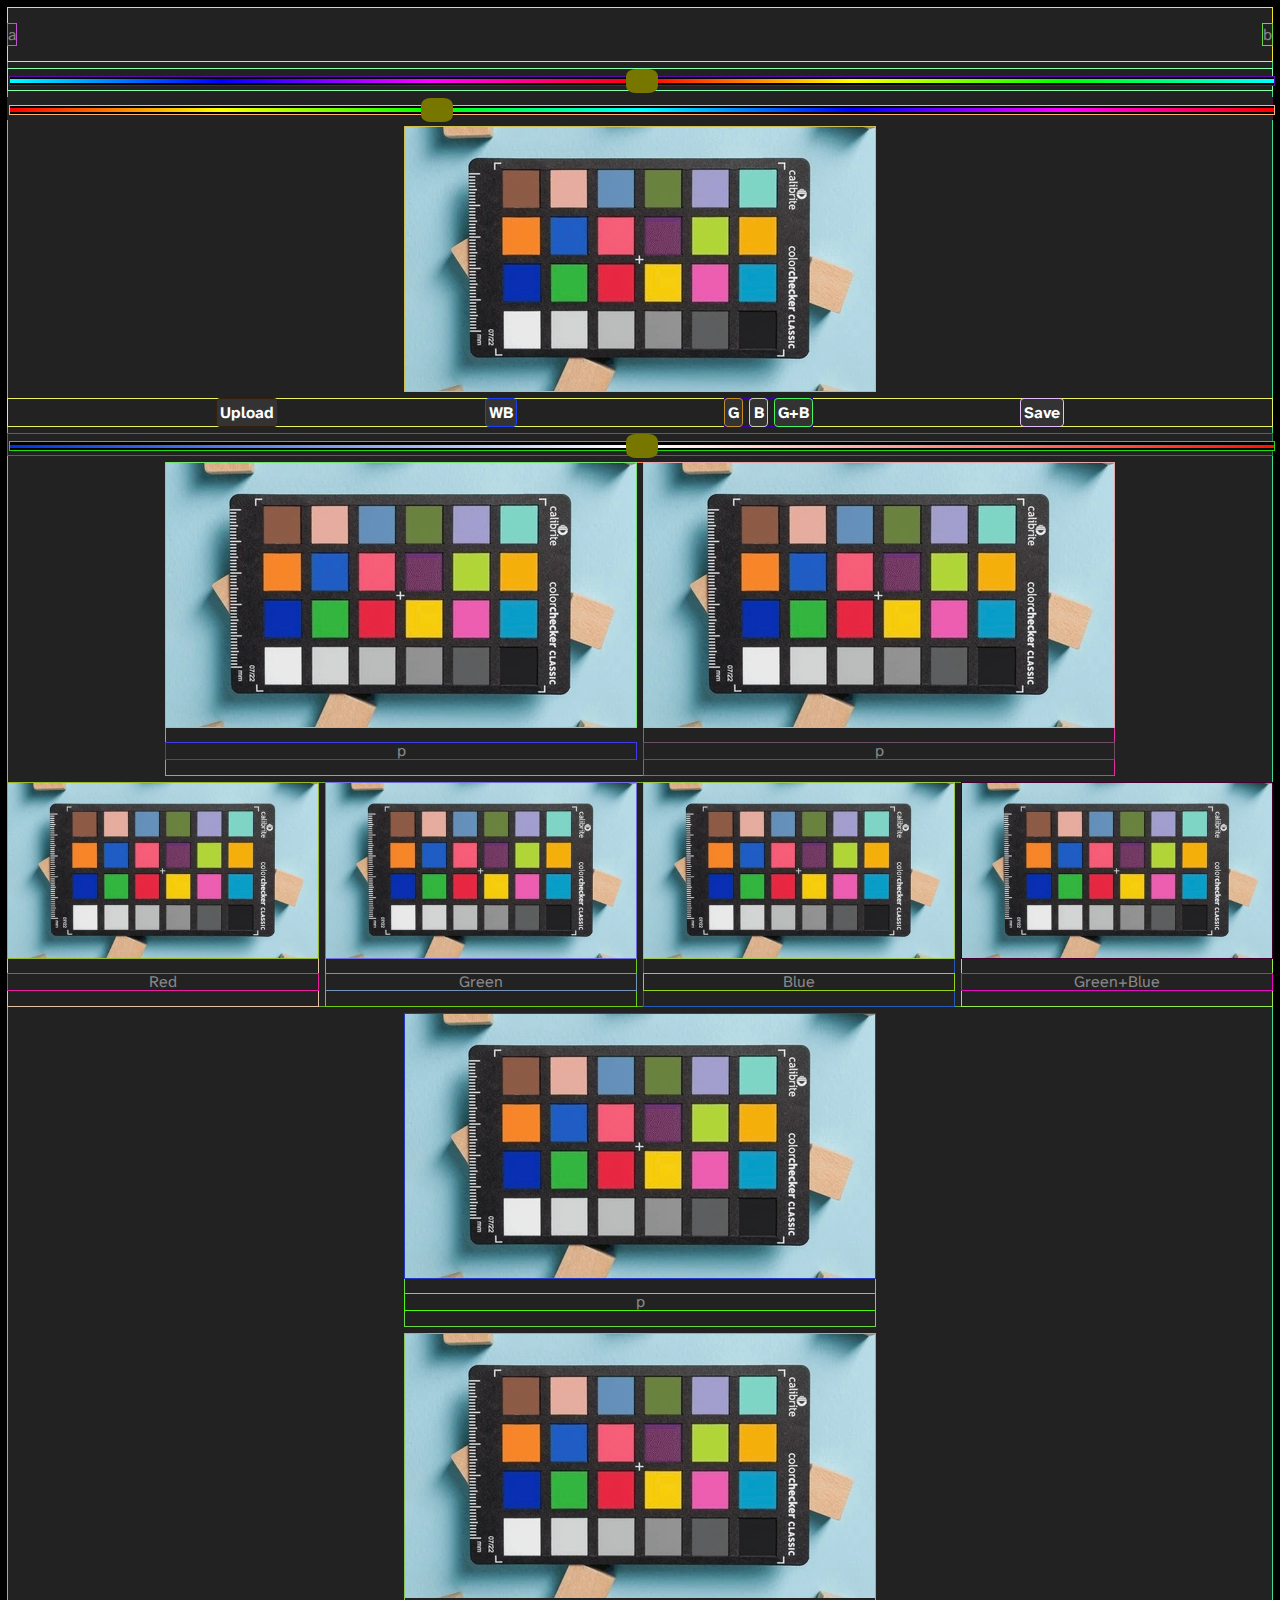
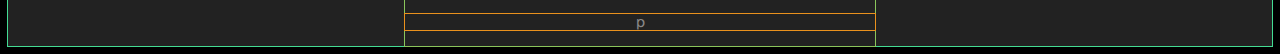
<file: index9.html>
<!DOCTYPE html>
<html>
<head>
<meta charset="UTF-8">
<meta name="robots" content="noindex">
<meta name="viewport" content="width=device-width,initial-scale=1">
<link rel="preconnect" href="https://fonts.googleapis.com"><link rel="preconnect" href="https://fonts.gstatic.com" crossorigin>
<link href="https://fonts.googleapis.com/css2?family=Honk:MORF@0..35&display=swap" rel="stylesheet">
<link href="https://fonts.googleapis.com/css2?family=Aref+Ruqaa+Ink:wght@400;700" rel="stylesheet">
<link href="https://fonts.googleapis.com/css2?family=Atkinson+Hyperlegible+Next:ital,wght@0,200..800;1,200..800" rel="stylesheet">
<link href="https://fonts.googleapis.com/css2?family=Long+Cang&display=swap" rel="stylesheet">
<title>website</title>

<style>

@keyframes morph {
  0% { font-variation-settings: "MORF" 10;}
  100%{font-variation-settings: "MORF" 15;} }
@keyframes morph0 {
  0% { font-variation-settings: "MORF" 15;}
  100%{font-variation-settings: "MORF" 10;} }

@keyframes slide {
  20% {transform: translateX(0);}
  40% {transform: translateX(1rem);}
  60% {transform: translateX(0);}
  80% {transform: translateX(-1rem);}
  100% {transform: translateX(0);} }


/*font-family: "Arial", "Verdana", "Helvetica", sans-serif, etc. */
/*font-size: px, em, rem, %, vh, vw */
/*font-style: normal, italic, oblique */
/*font-weight: normal, bold, 100-900 */
/*font-variant: normal, small-caps */
/*font-stretch: normal, condensed, expanded, <percentage> */
/*line-height: normal, <number>, <length>, <percentage> */
/*letter-spacing: normal, <length> */
/*word-spacing: normal, <length> */
/*text-transform: none, capitalize, uppercase, lowercase */
/*text-decoration: none, underline, overline, line-through */
/*vertical-align: baseline, sub, super, top, middle, bottom */
/*text-shadow: <horizontal-offset> <vertical-offset> <blur-radius> <color> */
/*white-space: normal, nowrap, pre, pre-wrap, pre-line */
/*overflow: visible, hidden, scroll, auto */
/*direction: ltr, rtl */
/*writing-mode: horizontal-tb, vertical-rl, vertical-lr */
/*word-break: normal, break-word, keep-all */
/*white-space-collapse: collapse, preserve */
/*hyphens: none, manual, auto */
/*font-kerning: auto, normal, none */
/*font-feature-settings: <name> <value> */
/*font-size-adjust: none, <number> */
/*-webkit-font-smoothing: antialiased, subpixel-antialiased */
/*text-justify: auto, inter-word, inter-character */
/*color: color name, hex, rgb(), rgba(), hsl(), hsla() */
/*word-wrap: normal, break-word */


* {font-family: "Atkinson Hyperlegible Next", sans-serif;}
* {color:#888;}
body {background: #000;}

#pageBox {
  display:flex;
  flex-direction: column;
  justify-content: flex-start;
  align-items: center;
  gap: 0.5rem;
  background: #222;
}

.header {
  width: 100%;
  display:flex;
  justify-content: space-between;
}

.sliderBox {
  width: 100%;
}

.sliderBox input {
  width: 100%;
}

#protoanSlider::-webkit-slider-runnable-track {
  background: linear-gradient(to right, #f00, #ff0, #0f0, #0ff, #00f, #f0f, #f00);
}
#longConeSlider::-webkit-slider-runnable-track {
  background: linear-gradient(to right, #0ff, #00f, #f0f, #f00, #ff0, #0f0, #0ff);
}
#wbSlider::-webkit-slider-runnable-track {
  background: linear-gradient(to right, #03d, #fff, #f10);
}

#imageBox img {
  object-fit: cover; /* or contain */
  display: block;
  width: 100%;
}

#buttonBox {
  display:flex;
  justify-content: space-evenly;
  width: 100%;
}
#buttonGroup {
  display:flex;
  justify-content: space-between;
  gap: 0.5rem;
}

.splitView {
  display:flex;
  justify-content: space-evenly;
  gap: 0.5rem;
}

.photoFrame {
  padding: 0rem;
}
.photoFrame img {
  object-fit: cover;
  display: block;
  width:100%;
}
.photoFrame p {
  text-align: center;
  line-height: 1rem;
}



button {
  appearance: none;
  -webkit-appearance: none;
  -moz-appearance: none;
  margin: 0rem; /*0*/
  padding: 0.2rem; /*0*/
  border: none; /*none*/
  background: #f0f; /*none*/
  font: inherit; /*inherit*/
  color: #fff; /*inherit*/
  line-height: inherit; /*inherit*/
  cursor: pointer; /*pointer*/
  font-size: inherit;
  font-weight: bold;
  background-color: #333; /* Primary button color */
  border-radius: 0.2rem;
  transition: all 0.3s ease;
}
button:hover {
  background-color: #f00; /* on hover */
  transform: translateY(-0.5rem); /* Slight lift effect */
}
button:active {
  background-color: #0f0; /* on click */
  transform: translateY(0); /* Button goes back to normal position */
}
button:focus {
  outline: none;
  background-color: #0f0; 
  transform: translateX(0.2rem); /*  */
  box-shadow: 0 0 0 3px rgba(0, 123, 255, 0.5); /* Focus outline */
}

input[type="range"] {
  appearance: none;            /* Standard reset */
  -webkit-appearance: none;    /* Remove default WebKit (Safari, Chrome) styles */
  -moz-appearance: none;       /* Remove default Firefox styles */
  width: inherit;                 /* Default width */
  height: 0.5rem;                /* Default height */
  background: #000;            /* Default background color */
  position: relative;
}
input[type="range"]::-webkit-slider-thumb {
  -webkit-appearance: none;
  appearance: none;
  width: 2rem;
  height: 1.5rem;
  background: #770;            /* Default thumb color */
  border-radius: 30%;
  cursor: pointer;            /* Default pointer cursor */
  position: relative;     /* Use absolute positioning */
  top: 50%;               /* Position thumb vertically at 50% of track height */
  transform: translateY(-50%);  /* This moves the thumb up by 50% of its height, centering it */
}
input[type="range"]:active::-webkit-slider-thumb {
  background: #00f;  /* Darker color when active (dragging) */
}
input[type="range"]:hover::-webkit-slider-thumb {
  background: #0f0;  /* Slightly lighter when hovered */
}
input[type="range"]::-webkit-slider-runnable-track {
  height: 0.2rem;
  background: transparent; /* Lighter gray for the track */
}


</style></head><body>

<div id="pageBox">
  <div class="header">
    <p>a</p>
    <p>b</p>
  </div>
  <div class="sliderBox">
    <input id="longConeSlider" type="range" min="-180" value="0" max="180">
  </div>
  <div class="sliderBox">
    <input id="protoanSlider" type="range" min="0" value="120" max="360">
  </div>
  <div id="imageBox">
    <img id="mainImg" alt="Main Image" src="268D6124-F132-439F-8435-2221421CCA87.jpeg">
  </div>
  <div id="buttonBox">
    <button class="button">Upload</button>
    <button class="button">WB</button>
    <div id="buttonGroup">
      <button class="button">G</button>
      <button class="button">B</button>
      <button class="button">G+B</button>
    </div>
    <button class="button">Save</button>
  </div>
  <div class="sliderBox">
    <input id="wbSlider" type="range" min="-100" value="0" max="100">
  </div>
  <div class="splitView">
    <div class="photoFrame">
      <img id="" alt="" src="268D6124-F132-439F-8435-2221421CCA87.jpeg">
      <p>p</p>
    </div>
    <div class="photoFrame">
      <img id="" alt="" src="268D6124-F132-439F-8435-2221421CCA87.jpeg">
      <p>p</p>
    </div>
  </div>
  <div class="splitView">
    <div class="photoFrame">
      <img id="" alt="" src="268D6124-F132-439F-8435-2221421CCA87.jpeg">
      <p>Red</p>
    </div>
    <div class="photoFrame">
      <img id="" alt="" src="268D6124-F132-439F-8435-2221421CCA87.jpeg">
      <p>Green</p>
    </div>
    <div class="photoFrame">
      <img id="" alt="" src="268D6124-F132-439F-8435-2221421CCA87.jpeg">
      <p>Blue</p>
    </div>
    <div class="photoFrame">
      <img id="" alt="" src="268D6124-F132-439F-8435-2221421CCA87.jpeg">
      <p>Green+Blue</p>
    </div>
  </div>
  <div class="photoFrame">
    <img id="" alt="" src="268D6124-F132-439F-8435-2221421CCA87.jpeg">
    <p>p</p>
  </div>
  <div class="photoFrame">
    <img id="" alt="" src="268D6124-F132-439F-8435-2221421CCA87.jpeg">
    <p>p</p>
  </div>
</div>

</body>

<script>
  function getRandomColor() {
    return '#' + Math.floor(Math.random() * 16777215).toString(16);
  }

  function applyRandomBoxShadows() {
    const allElements = document.querySelectorAll('*');
    allElements.forEach(el => {
      const color = getRandomColor();
      el.style.boxShadow = `0 0 0 1px ${color}`;
    });
  }

  applyRandomBoxShadows(); // Apply on page load
</script>

</html>
</file>
<file: style3.css>
/*fonts*/
.atkinson-hyperlegible-next-200 {
  font-family: "Atkinson Hyperlegible Next", sans-serif;
  font-optical-sizing: auto;
  font-weight: 200; //200-800
  font-style: normal;}
.honk {
  font-family: "Honk", system-ui;
  font-optical-sizing: auto;
  font-weight: 400;
  color:#;
  bsckground-color:blue;
  font-style: normal;
  font-variation-settings:
    "MORF" 15,
    "SHLN" 50;}
.aref-ruqaa-ink-regular {
  font-family: "Aref Ruqaa Ink", serif;
  font-weight: 400;
  font-style: normal;}
.aref-ruqaa-ink-bold {
  font-family: "Aref Ruqaa Ink", serif;
  font-weight: 700;
  font-style: normal;}
/*custom fonts*/
.honk-top {
  font-family: "Honk", system-ui;
  font-style: normal;
  font-weight: 400;
  font-optical-sizing: auto;
  font-variation-settings:
    "MORF" 15,
    "SHLN" 50;
  font-size-adjust: 0.5;
  font-size: 8rem;
  line-height: 0.59;
  letter-spacing: 0;
  word-spacing: -2rem;
  text-transform: uppercase;
  text-shadow: none;
 color: #f00;
}


.fat {margin:1rem;
      margin-top:0;
      margin-bottom:0;}

.slider-container {
  width: 100%;
  margin: 0;
  padding: 0;
  box-sizing: border-box;
  position:relative;}
.slider {
  -webkit-appearance: none;
  width: 100%;
  padding: 0;
  margin-left: 0;
  margin-right: 0;
  height: 1.6rem;
  background: transparent; 
  outline: none;}
.slider::-webkit-slider-runnable-track {
  height: .6rem;
  background: #333;
  border-radius: .5rem;}
.slider::-webkit-slider-thumb {
  -webkit-appearance: none;
  width: 2rem;
  height: 1.4rem;
  background: #777;
  border-radius: 5%;
  cursor: pointer;
  margin-top: -.4rem;
  margin-left: -0;
  margin-right: -00;}
.slider-text {
  position: absolute;
  top: 50%;
  left: 1.25rem;
  transform: translate(-50%, -70%);
  pointer-events: none;
  font-size: 1rem;
  font-family:"Honk";
  line-height:.59;
  background-color:#777;
  color: #333;}
.slider-text-right {left: unset; right:0}



.button-row {
  display: flex;
  gap: 0.2rem;
  justify-content: center;
  flex-wrap: nowrap;
  width:100%;
  padding: 0rem;
  background-color: transparent;}
.button-row button {
  padding: 0rem .6rem;
 flex-grow:1;
  font-size: 1rem;
  font-family: sans-serif;
  cursor: pointer;
  background-color: #444;
  color: #fff;
  border: none;
  border-radius: 0.4rem;
  transition: background-color 0s, transform 0s;}
.button-row button:hover {
  background-color: #666;
  transform: scale(1.05);}
.button-row button:active {
  background-color: #888;}






html, body{
  font-family: Atkinson Hyperlegible Next;
  background:#000;
 color:#0f0;
  margin: 0;
  padding: 0;}

p{
  display: block;
  margin-block-start: 0;
  margin-block-end: 0;
}


#canvas {
  display: block;
  margin-top: 0;
  max-width: 100%;
  border: 1px solid #ccc;
}
</file>
<file: style1.css>
/* reset & full-viewport */
html, body {
  margin: 0;
  padding: 0;
  height: 100%;
  overflow: hidden;
  font-family: sans-serif;
}

/* Controls bar */
#hueControls {
  display: flex;
  gap: 12px;
  padding: 12px;
  background: #dddddd;
  align-items: center;
}
#hueControls label {
  display: flex;
  flex-direction: column;
  font-size: 14px;
}
#hehe label {
  display: flex;
  flex-direction: column;
  font-size: 8px;
}
#hueControls input[type="range"] {
  width: 166px;
  margin-top: 6px;
}
#hueControls span {
  margin-left: 3px;
  font-weight: bold;
}

/* File input styling */
#imgInput {
  position: absolute;
  top: 3px;
  right: 0px;
  padding: 0px 0px;
  font-size: 12px;
}

/* Canvas: centered, natural size up to viewport */
#canvas {
  display: block;
  margin: 0 auto;
  background: white;
  max-width: 100vw;
  max-height: calc(100vh - 90px); /* leave room for controls + file input */
}
</file>
